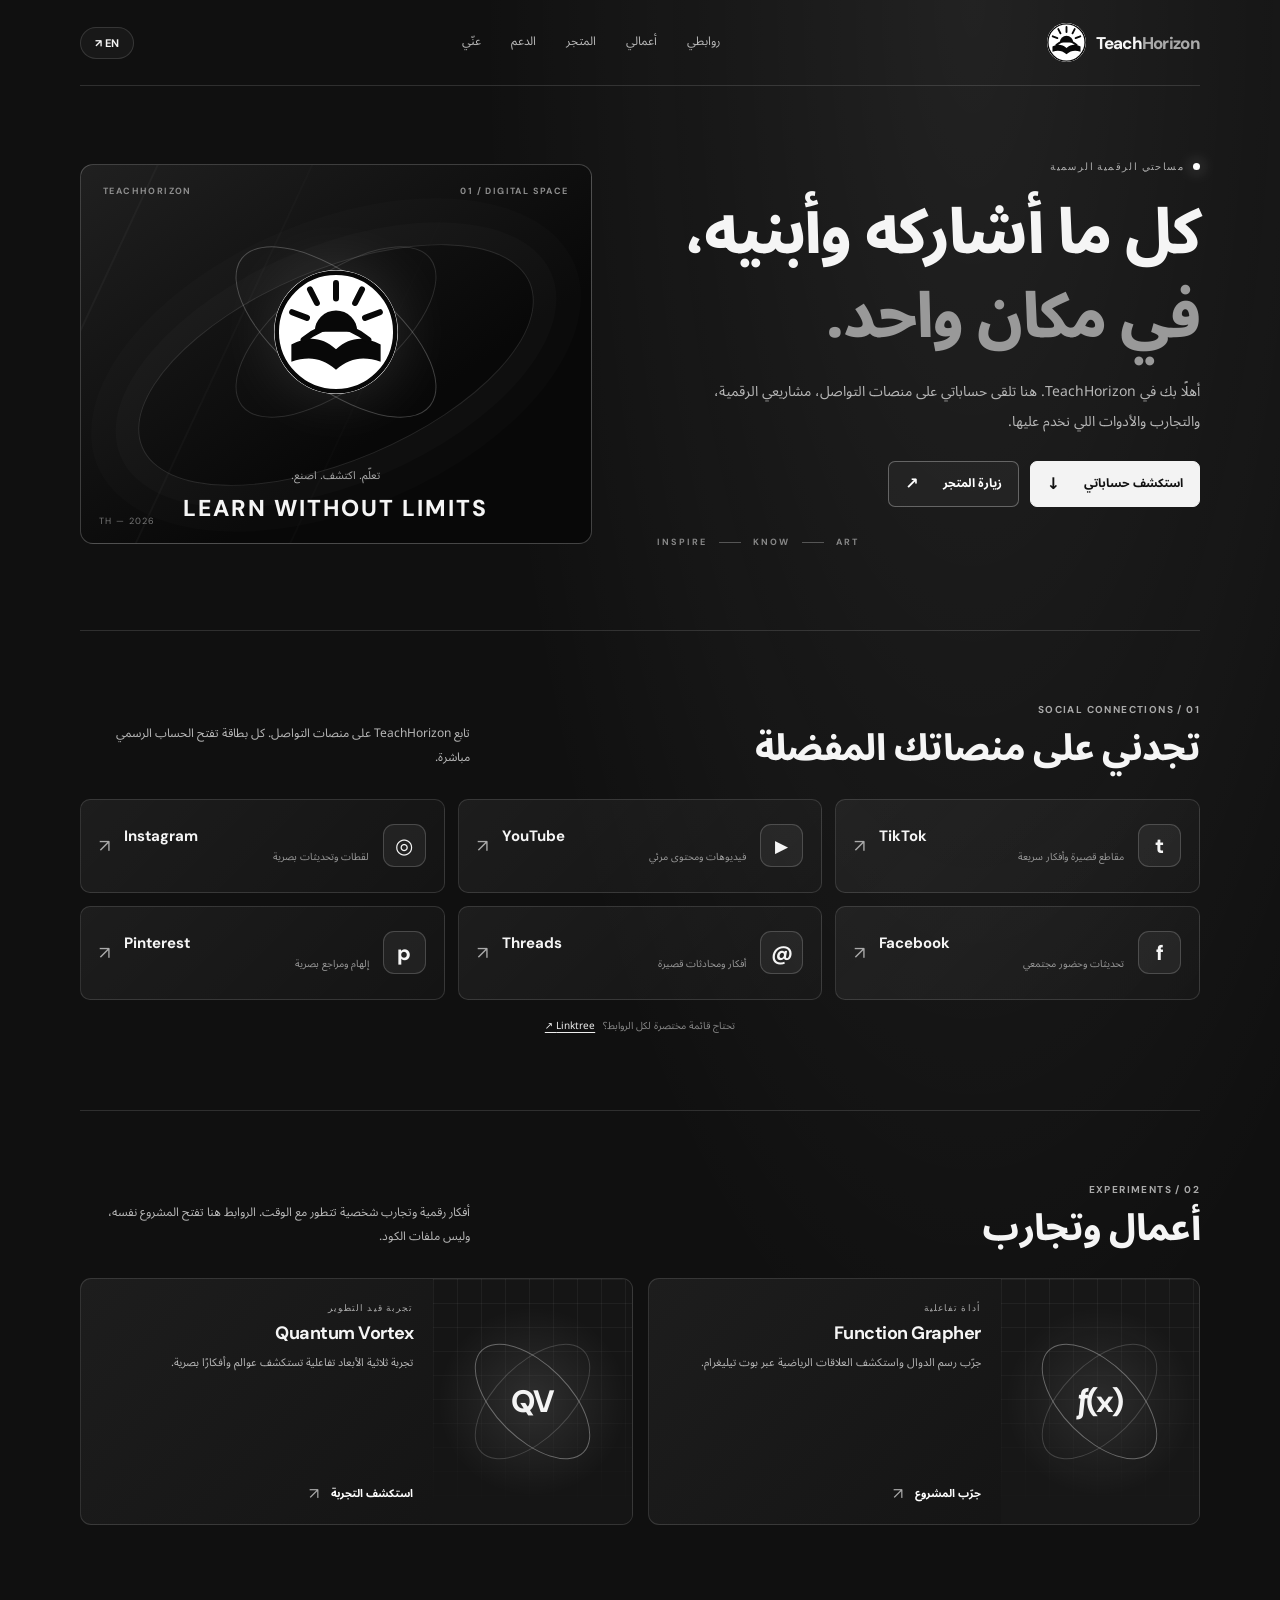
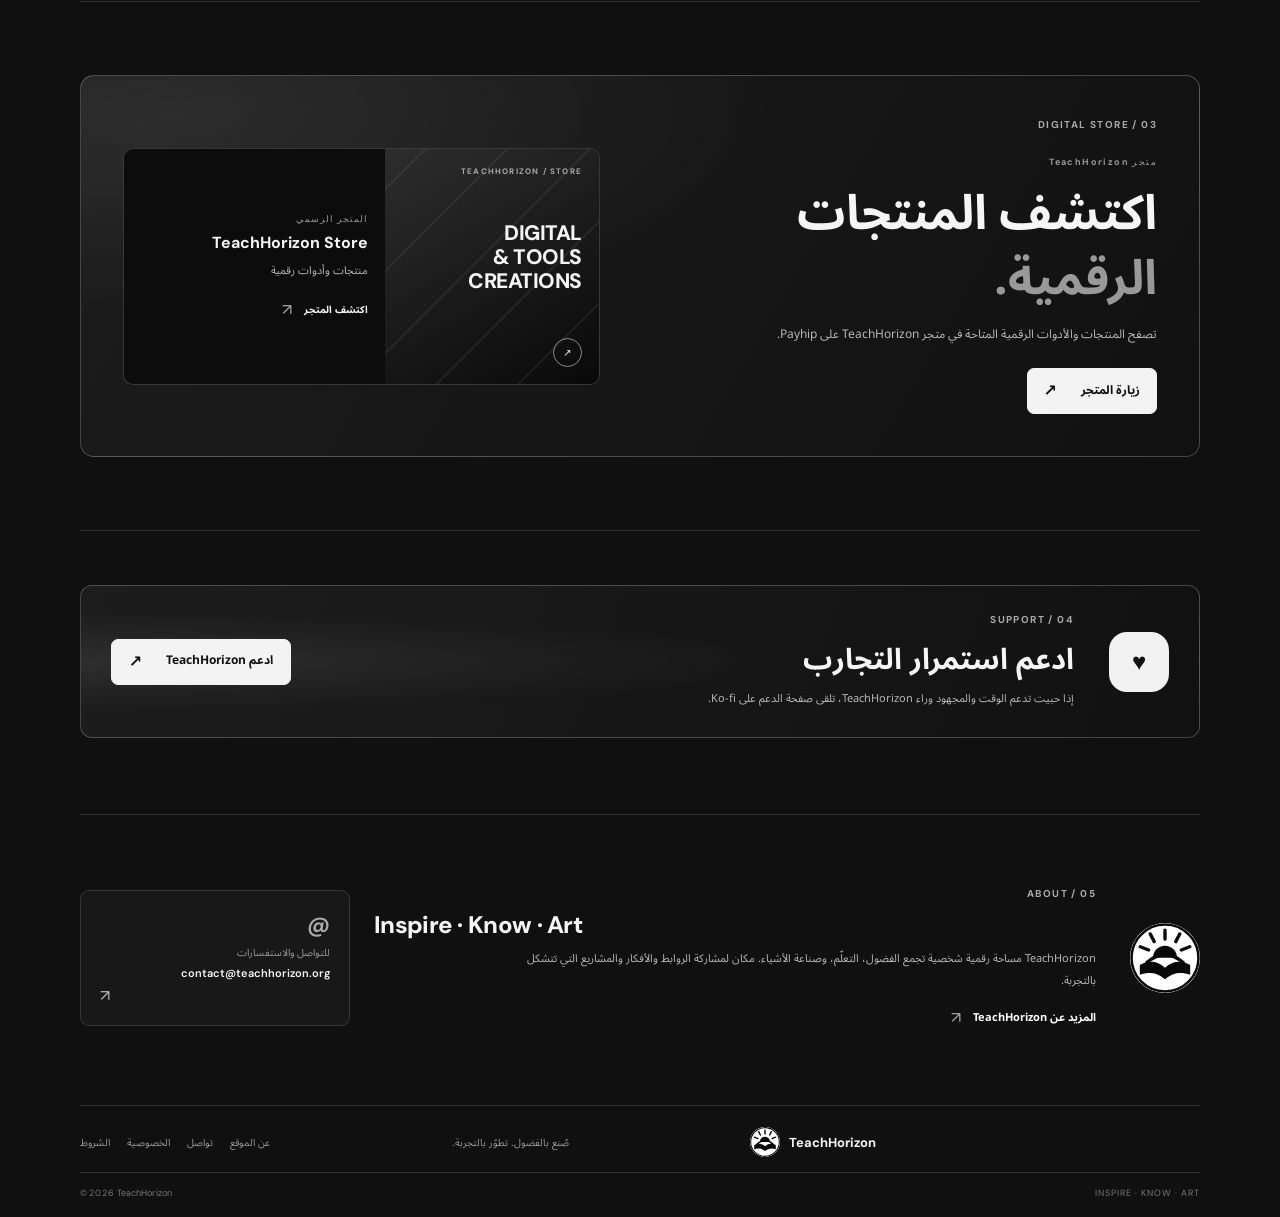
<file: index.html>
<!doctype html>
<html lang="ar" dir="rtl">
<head>
  <meta charset="utf-8">
  <meta name="viewport" content="width=device-width, initial-scale=1">
  <meta name="theme-color" content="#101010">
  <meta name="description" content="TeachHorizon — Inspire. Know. Art. Discover social links, digital projects and products.">
  <meta property="og:title" content="TeachHorizon — Inspire · Know · Art">
  <meta property="og:description" content="مساحة TeachHorizon الرقمية: الحسابات، المشاريع، والمنتجات.">
  <meta property="og:type" content="website">
  <meta property="og:url" content="https://teachhorizon.org/">
  <link rel="icon" href="/favicon.svg?v=20261030-4" type="image/svg+xml">
  <link rel="preconnect" href="https://fonts.googleapis.com">
  <link rel="preconnect" href="https://fonts.gstatic.com" crossorigin>
  <link href="https://fonts.googleapis.com/css2?family=DM+Sans:wght@400;500;600;700;800&family=Noto+Sans+Arabic:wght@400;500;600;700;800&display=swap" rel="stylesheet">
  <link rel="stylesheet" href="/styles.css?v=20261030-4">
  <title>TeachHorizon — Inspire · Know · Art</title>
</head>
<body>
  <header class="site-header shell">
    <a class="brand" href="#home" aria-label="TeachHorizon home">
      <img src="/brand-logo.svg?v=20261030-4" alt="" width="42" height="42">
      <span>Teach<span>Horizon</span></span>
    </a>
    <nav class="main-nav" aria-label="Main navigation">
      <a href="#links" data-ar="روابطي" data-en="My links">روابطي</a>
      <a href="#work" data-ar="أعمالي" data-en="My work">أعمالي</a>
      <a href="#shop" data-ar="المتجر" data-en="Store">المتجر</a>
      <a href="#support" data-ar="الدعم" data-en="Support">الدعم</a>
      <a href="#about" data-ar="عنّي" data-en="About">عنّي</a>
    </nav>
    <button class="lang-toggle" id="languageToggle" type="button" aria-label="Switch language">EN <span aria-hidden="true">↗</span></button>
  </header>

  <main id="home" class="shell">
    <section class="hero">
      <div class="hero-copy">
        <p class="eyebrow"><span class="eyebrow-dot"></span><span data-ar="مساحتي الرقمية الرسمية" data-en="MY DIGITAL HOME">مساحتي الرقمية الرسمية</span></p>
        <h1 data-ar="كل ما أشاركه وأبنيه،<br><em>في مكان واحد.</em>" data-en="Everything I share<br><em>in one place.</em>">كل ما أشاركه وأبنيه،<br><em>في مكان واحد.</em></h1>
        <p class="hero-description" data-ar="أهلًا بك في TeachHorizon. هنا تلقى حساباتي على منصات التواصل، مشاريعي الرقمية، والتجارب والأدوات اللي نخدم عليها." data-en="Welcome to TeachHorizon. Find my social profiles, digital projects, and the experiments and tools I’m building.">أهلًا بك في TeachHorizon. هنا تلقى حساباتي على منصات التواصل، مشاريعي الرقمية، والتجارب والأدوات اللي نخدم عليها.</p>
        <div class="hero-actions">
          <a class="button button-light" href="#links">
            <span data-ar="استكشف حساباتي" data-en="Explore my profiles">استكشف حساباتي</span><span class="button-arrow" aria-hidden="true">↓</span>
          </a>
          <a class="button button-outline" data-link="store" href="https://payhip.com/teachhorizon" target="_blank" rel="noopener noreferrer">
            <span data-ar="زيارة المتجر" data-en="Visit the store">زيارة المتجر</span><span class="button-arrow" aria-hidden="true">↗</span>
          </a>
        </div>
        <div class="hero-signature"><span>INSPIRE</span><i></i><span>KNOW</span><i></i><span>ART</span></div>
      </div>
      <div class="hero-visual" aria-label="TeachHorizon brand artwork">
        <div class="visual-frame">
          <div class="visual-topline"><span>TEACHHORIZON</span><span>01 / DIGITAL SPACE</span></div>
          <div class="visual-center">
            <div class="visual-orbit orbit-one"></div>
            <div class="visual-orbit orbit-two"></div>
            <img src="/brand-logo.svg?v=20261030-4" alt="TeachHorizon logo" width="132" height="132">
          </div>
          <div class="visual-caption">
            <span data-ar="تعلّم. اكتشف. اصنع." data-en="LEARN. EXPLORE. CREATE.">تعلّم. اكتشف. اصنع.</span>
            <strong>LEARN WITHOUT LIMITS</strong>
          </div>
          <span class="visual-index">TH — 2026</span>
        </div>
      </div>
    </section>

    <section class="section links-section" id="links">
      <div class="section-heading">
        <div>
          <p class="section-eyebrow">01 / SOCIAL CONNECTIONS</p>
          <h2 data-ar="تجدني على منصاتك المفضلة" data-en="Find me on your favourite platforms">تجدني على منصاتك المفضلة</h2>
        </div>
        <p data-ar="تابع TeachHorizon على منصات التواصل. كل بطاقة تفتح الحساب الرسمي مباشرة." data-en="Follow TeachHorizon across social platforms. Each card opens the direct profile.">تابع TeachHorizon على منصات التواصل. كل بطاقة تفتح الحساب الرسمي مباشرة.</p>
      </div>
      <div class="platform-grid">
        <a class="platform-card platform-tiktok" data-link="tiktok" href="https://www.tiktok.com/@teachhorizon" target="_blank" rel="noopener noreferrer">
          <span class="platform-icon">t</span><span class="platform-copy"><strong>TikTok</strong><small data-ar="مقاطع قصيرة وأفكار سريعة" data-en="Short videos and quick ideas">مقاطع قصيرة وأفكار سريعة</small></span><span class="platform-arrow">↗</span>
        </a>
        <a class="platform-card platform-youtube" data-link="youtube" href="https://www.youtube.com/@teachhorizon" target="_blank" rel="noopener noreferrer">
          <span class="platform-icon">▶</span><span class="platform-copy"><strong>YouTube</strong><small data-ar="فيديوهات ومحتوى مرئي" data-en="Videos and visual content">فيديوهات ومحتوى مرئي</small></span><span class="platform-arrow">↗</span>
        </a>
        <a class="platform-card platform-instagram" data-link="instagram" href="https://www.instagram.com/teachhorizon" target="_blank" rel="noopener noreferrer">
          <span class="platform-icon">◎</span><span class="platform-copy"><strong>Instagram</strong><small data-ar="لقطات وتحديثات بصرية" data-en="Visual posts and updates">لقطات وتحديثات بصرية</small></span><span class="platform-arrow">↗</span>
        </a>
        <a class="platform-card platform-facebook" data-link="facebook" href="https://www.facebook.com/TeachHorizon" target="_blank" rel="noopener noreferrer">
          <span class="platform-icon">f</span><span class="platform-copy"><strong>Facebook</strong><small data-ar="تحديثات وحضور مجتمعي" data-en="Updates and community">تحديثات وحضور مجتمعي</small></span><span class="platform-arrow">↗</span>
        </a>
        <a class="platform-card platform-threads" data-link="threads" href="https://www.threads.com/@teachhorizon" target="_blank" rel="noopener noreferrer">
          <span class="platform-icon">@</span><span class="platform-copy"><strong>Threads</strong><small data-ar="أفكار ومحادثات قصيرة" data-en="Ideas and short conversations">أفكار ومحادثات قصيرة</small></span><span class="platform-arrow">↗</span>
        </a>
        <a class="platform-card platform-pinterest" data-link="pinterest" href="https://www.pinterest.com/teachhorizon_official/" target="_blank" rel="noopener noreferrer">
          <span class="platform-icon">p</span><span class="platform-copy"><strong>Pinterest</strong><small data-ar="إلهام ومراجع بصرية" data-en="Inspiration and visual references">إلهام ومراجع بصرية</small></span><span class="platform-arrow">↗</span>
        </a>
      </div>
      <p class="directory-note"><span data-ar="تحتاج قائمة مختصرة لكل الروابط؟" data-en="Prefer a compact list of every link?">تحتاج قائمة مختصرة لكل الروابط؟</span> <a data-link="directory" href="https://linktr.ee/TeachHorizon" target="_blank" rel="noopener noreferrer">Linktree ↗</a></p>
    </section>

    <section class="section work-section" id="work">
      <div class="section-heading">
        <div>
          <p class="section-eyebrow">02 / EXPERIMENTS</p>
          <h2 data-ar="أعمال وتجارب" data-en="Projects & experiments">أعمال وتجارب</h2>
        </div>
        <p data-ar="أفكار رقمية وتجارب شخصية تتطور مع الوقت. الروابط هنا تفتح المشروع نفسه، وليس ملفات الكود." data-en="Digital ideas and personal experiments that evolve over time. Links open the project itself, not source-code files.">أفكار رقمية وتجارب شخصية تتطور مع الوقت. الروابط هنا تفتح المشروع نفسه، وليس ملفات الكود.</p>
      </div>
      <div class="work-grid">
        <article class="work-card">
          <div class="work-visual visual-graph" aria-hidden="true"><span>ƒ(x)</span><i></i><i></i></div>
          <div class="work-body">
            <span class="work-tag" data-ar="أداة تفاعلية" data-en="INTERACTIVE TOOL">أداة تفاعلية</span>
            <h3>Function Grapher</h3>
            <p data-ar="جرّب رسم الدوال واستكشف العلاقات الرياضية عبر بوت تيليغرام." data-en="Plot functions and explore mathematical relationships through the Telegram bot.">جرّب رسم الدوال واستكشف العلاقات الرياضية عبر بوت تيليغرام.</p>
            <a class="text-link" data-link="functionGrapher" href="https://t.me/function_grapher_bot" target="_blank" rel="noopener noreferrer"><span data-ar="جرّب المشروع" data-en="Try the project">جرّب المشروع</span><span aria-hidden="true">↗</span></a>
          </div>
        </article>
        <article class="work-card">
          <div class="work-visual visual-vortex" aria-hidden="true"><span>QV</span><i></i><i></i></div>
          <div class="work-body">
            <span class="work-tag" data-ar="تجربة قيد التطوير" data-en="IN DEVELOPMENT">تجربة قيد التطوير</span>
            <h3>Quantum Vortex</h3>
            <p data-ar="تجربة ثلاثية الأبعاد تفاعلية تستكشف عوالم وأفكارًا بصرية." data-en="An interactive 3D experience exploring visual worlds and ideas.">مشروع بصري وتجريبي ما زال قيد التطوير. سنضيف رابط العرض عندما يصبح متاحًا.</p>
            <a class="text-link" data-link="quantumVortex" href="https://gitpage.teachhorizon.online" target="_blank" rel="noopener noreferrer"><span data-ar="استكشف التجربة" data-en="Explore the experience">استكشف التجربة</span><span aria-hidden="true">↗</span></a>
          </div>
        </article>
      </div>
    </section>

    <section class="section shop-section" id="shop">
      <div class="shop-panel">
        <div class="shop-copy">
          <p class="section-eyebrow">03 / DIGITAL STORE</p>
          <span class="shop-kicker" data-ar="متجر TeachHorizon" data-en="TEACHHORIZON STORE">متجر TeachHorizon</span>
          <h2 data-ar="اكتشف المنتجات<br><em>الرقمية.</em>" data-en="Discover digital<br><em>products.</em>">اكتشف المنتجات<br><em>الرقمية.</em></h2>
          <p data-ar="تصفح المنتجات والأدوات الرقمية المتاحة في متجر TeachHorizon على Payhip." data-en="Browse available digital products and tools in the TeachHorizon Payhip store.">تصفح المنتجات والأدوات الرقمية المتاحة في متجر TeachHorizon على Payhip.</p>
          <div class="shop-actions">
            <a class="button button-light" data-link="store" href="https://payhip.com/teachhorizon" target="_blank" rel="noopener noreferrer"><span data-ar="زيارة المتجر" data-en="Visit the store">زيارة المتجر</span><span class="button-arrow" aria-hidden="true">↗</span></a>
          </div>
        </div>
        <a class="product-card payhip-card" data-link="store" href="https://payhip.com/teachhorizon" target="_blank" rel="noopener noreferrer">
          <div class="product-art"><span>TEACHHORIZON / STORE</span><strong>DIGITAL<br>TOOLS &<br>CREATIONS</strong><i>↗</i></div>
          <div class="product-info">
            <span class="product-category" data-ar="المتجر الرسمي" data-en="OFFICIAL STORE">المتجر الرسمي</span>
            <strong>TeachHorizon Store</strong>
            <span data-ar="منتجات وأدوات رقمية" data-en="Digital products and tools">منتجات وأدوات رقمية</span>
            <b><span data-ar="اكتشف المتجر" data-en="Explore the store">اكتشف المتجر</span><span aria-hidden="true">↗</span></b>
          </div>
        </a>
      </div>
    </section>

    <section class="section support-section" id="support">
      <div class="support-panel">
        <div class="support-symbol" aria-hidden="true">♥</div>
        <div class="support-copy">
          <p class="section-eyebrow">04 / SUPPORT</p>
          <h2 data-ar="ادعم استمرار التجارب" data-en="Support the experiments">ادعم استمرار التجارب</h2>
          <p data-ar="إذا حبيت تدعم الوقت والمجهود وراء TeachHorizon، تلقى صفحة الدعم على Ko-fi." data-en="If you would like to support the time and effort behind TeachHorizon, you can find the support page on Ko-fi.">إذا حبيت تدعم الوقت والمجهود وراء TeachHorizon، تلقى صفحة الدعم على Ko-fi.</p>
        </div>
        <a class="button button-light support-cta" data-link="kofi" href="https://ko-fi.com/teachhorizon" target="_blank" rel="noopener noreferrer"><span data-ar="ادعم TeachHorizon" data-en="Support TeachHorizon">ادعم TeachHorizon</span><span class="button-arrow" aria-hidden="true">↗</span></a>
      </div>
    </section>

    <section class="section about-section" id="about">
      <div class="about-mark"><img src="/brand-logo.svg?v=20261030-4" alt="" width="70" height="70"></div>
      <div class="about-copy">
        <p class="section-eyebrow">05 / ABOUT</p>
        <h2 data-ar="Inspire · Know · Art" data-en="Inspire · Know · Art">Inspire · Know · Art</h2>
        <p data-ar="TeachHorizon مساحة رقمية شخصية تجمع الفضول، التعلّم، وصناعة الأشياء. مكان لمشاركة الروابط والأفكار والمشاريع التي تتشكل بالتجربة." data-en="TeachHorizon is a personal digital space built around curiosity, learning, and making things. A place to share links, ideas, and projects shaped through experimentation.">TeachHorizon مساحة رقمية شخصية تجمع الفضول، التعلّم، وصناعة الأشياء. مكان لمشاركة الروابط والأفكار والمشاريع التي تتشكل بالتجربة.</p>
        <a class="text-link" href="/about.html"><span data-ar="المزيد عن TeachHorizon" data-en="More about TeachHorizon">المزيد عن TeachHorizon</span><span aria-hidden="true">↗</span></a>
      </div>
      <a class="contact-tile" data-link="contact" href="mailto:contact@teachhorizon.org">
        <span class="contact-symbol" aria-hidden="true">@</span>
        <span data-ar="للتواصل والاستفسارات" data-en="Contact & enquiries">للتواصل والاستفسارات</span>
        <strong>contact@teachhorizon.org</strong>
        <span aria-hidden="true">↗</span>
      </a>
    </section>

    <footer class="site-footer">
      <a class="footer-brand" href="#home"><img src="/brand-logo.svg?v=20261030-4" alt="" width="30" height="30"><strong>TeachHorizon</strong></a>
      <p data-ar="صُنع بالفضول. تطوّر بالتجربة." data-en="Made with curiosity. Shaped by experimentation.">صُنع بالفضول. تطوّر بالتجربة.</p>
      <nav aria-label="Legal links">
        <a href="/about.html" data-ar="عن الموقع" data-en="About">عن الموقع</a>
        <a href="/contact.html" data-ar="تواصل" data-en="Contact">تواصل</a>
        <a href="/privacy.html" data-ar="الخصوصية" data-en="Privacy">الخصوصية</a>
        <a href="/terms.html" data-ar="الشروط" data-en="Terms">الشروط</a>
      </nav>
      <div class="footer-bottom"><span>© <span id="year"></span> TeachHorizon</span><span>INSPIRE · KNOW · ART</span></div>
    </footer>
  </main>
  <script src="/links.js?v=20261030-4"></script>
  <script src="/main.js?v=20261030-4"></script>
</body>
</html>
</file>
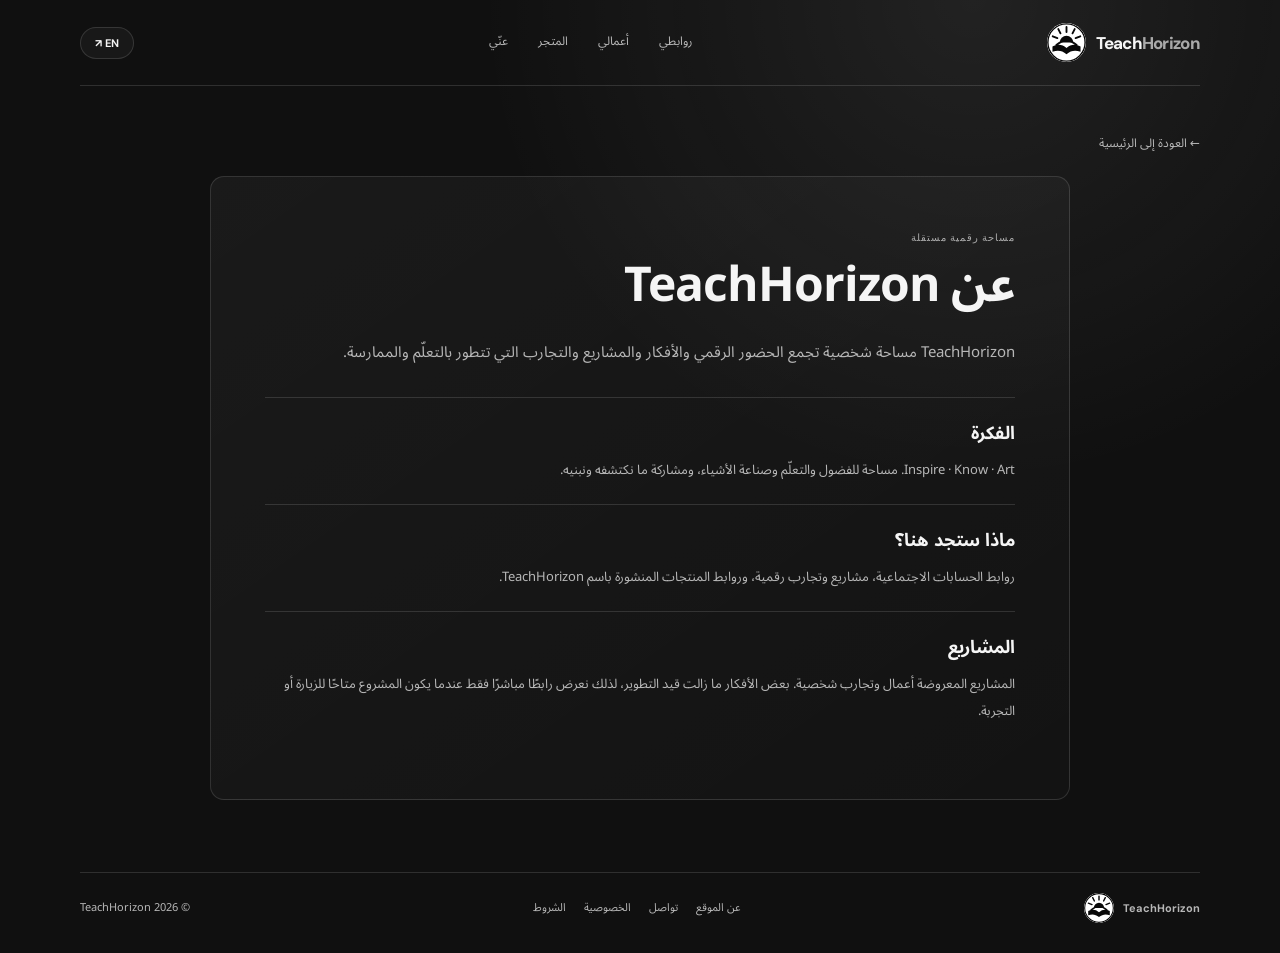
<file: about.html>
<!doctype html>
<html lang="ar" dir="rtl">
<head>
  <meta charset="utf-8">
  <meta name="viewport" content="width=device-width, initial-scale=1">
  <meta name="theme-color" content="#101010">
  <meta name="description" content="About TeachHorizon — TeachHorizon">
  <link rel="icon" href="/favicon.svg?v=20261030-4" type="image/svg+xml">
  <link rel="preconnect" href="https://fonts.googleapis.com">
  <link rel="preconnect" href="https://fonts.gstatic.com" crossorigin>
  <link href="https://fonts.googleapis.com/css2?family=DM+Sans:wght@400;500;600;700;800&family=Noto+Sans+Arabic:wght@400;500;600;700;800&display=swap" rel="stylesheet">
  <link rel="stylesheet" href="/styles.css?v=20261030-4">
  <title>عن TeachHorizon | TeachHorizon</title>
</head>
<body>
<header class="site-header shell">
  <a class="brand" href="/" aria-label="TeachHorizon home"><img src="/brand-logo.svg?v=20261030-4" alt="" width="42" height="42"><span>Teach<span>Horizon</span></span></a>
  <nav class="main-nav" aria-label="Main navigation">
    <a href="/#links" data-ar="روابطي" data-en="My links">روابطي</a>
    <a href="/#work" data-ar="أعمالي" data-en="My work">أعمالي</a>
    <a href="/#shop" data-ar="المتجر" data-en="Store">المتجر</a>
    <a href="/#about" data-ar="عنّي" data-en="About">عنّي</a>
  </nav>
  <button class="lang-toggle" id="pageLanguageToggle" type="button" aria-label="Switch language">EN ↗</button>
</header>
<main class="page-main shell">
  <a class="page-home" href="/" data-ar="← العودة إلى الرئيسية" data-en="← Back to home">← العودة إلى الرئيسية</a>
  <article class="page-card">
    <p class="page-kicker" data-ar="مساحة رقمية مستقلة" data-en="AN INDEPENDENT DIGITAL SPACE">مساحة رقمية مستقلة</p>
    <h1 data-ar="عن TeachHorizon" data-en="About TeachHorizon">عن TeachHorizon</h1>
    <p class="page-lead" data-ar="TeachHorizon مساحة شخصية تجمع الحضور الرقمي والأفكار والمشاريع والتجارب التي تتطور بالتعلّم والممارسة." data-en="TeachHorizon is a personal space bringing together digital presence, ideas, projects, and experiments shaped by learning and practice.">TeachHorizon مساحة شخصية تجمع الحضور الرقمي والأفكار والمشاريع والتجارب التي تتطور بالتعلّم والممارسة.</p>
    <section class="page-block"><h2 data-ar="الفكرة" data-en="The idea">الفكرة</h2><p data-ar="Inspire · Know · Art. مساحة للفضول والتعلّم وصناعة الأشياء، ومشاركة ما نكتشفه ونبنيه." data-en="Inspire · Know · Art. A space for curiosity, learning, making things, and sharing what we discover and build.">Inspire · Know · Art. مساحة للفضول والتعلّم وصناعة الأشياء، ومشاركة ما نكتشفه ونبنيه.</p></section>
<section class="page-block"><h2 data-ar="ماذا ستجد هنا؟" data-en="What you will find">ماذا ستجد هنا؟</h2><p data-ar="روابط الحسابات الاجتماعية، مشاريع وتجارب رقمية، وروابط المنتجات المنشورة باسم TeachHorizon." data-en="Social profiles, digital projects and experiments, and product links published under TeachHorizon.">روابط الحسابات الاجتماعية، مشاريع وتجارب رقمية، وروابط المنتجات المنشورة باسم TeachHorizon.</p></section>
<section class="page-block"><h2 data-ar="المشاريع" data-en="Projects">المشاريع</h2><p data-ar="المشاريع المعروضة أعمال وتجارب شخصية. بعض الأفكار ما زالت قيد التطوير، لذلك نعرض رابطًا مباشرًا فقط عندما يكون المشروع متاحًا للزيارة أو التجربة." data-en="The projects shown are personal work and experiments. Some ideas are still in development, so a direct link is shown only when a project is available to visit or try.">المشاريع المعروضة أعمال وتجارب شخصية. بعض الأفكار ما زالت قيد التطوير، لذلك نعرض رابطًا مباشرًا فقط عندما يكون المشروع متاحًا للزيارة أو التجربة.</p></section>
  </article>
</main>
<footer class="page-footer shell">
  <a class="footer-brand" href="/"><img src="/brand-logo.svg?v=20261030-4" alt="" width="30" height="30"><strong>TeachHorizon</strong></a>
  <nav>
    <a href="/about.html" data-ar="عن الموقع" data-en="About">عن الموقع</a>
    <a href="/contact.html" data-ar="تواصل" data-en="Contact">تواصل</a>
    <a href="/privacy.html" data-ar="الخصوصية" data-en="Privacy">الخصوصية</a>
    <a href="/terms.html" data-ar="الشروط" data-en="Terms">الشروط</a>
  </nav>
  <span>© 2026 TeachHorizon</span>
</footer>
<script src="/legal.js?v=20261030-4"></script>
</body>
</html>
</file>
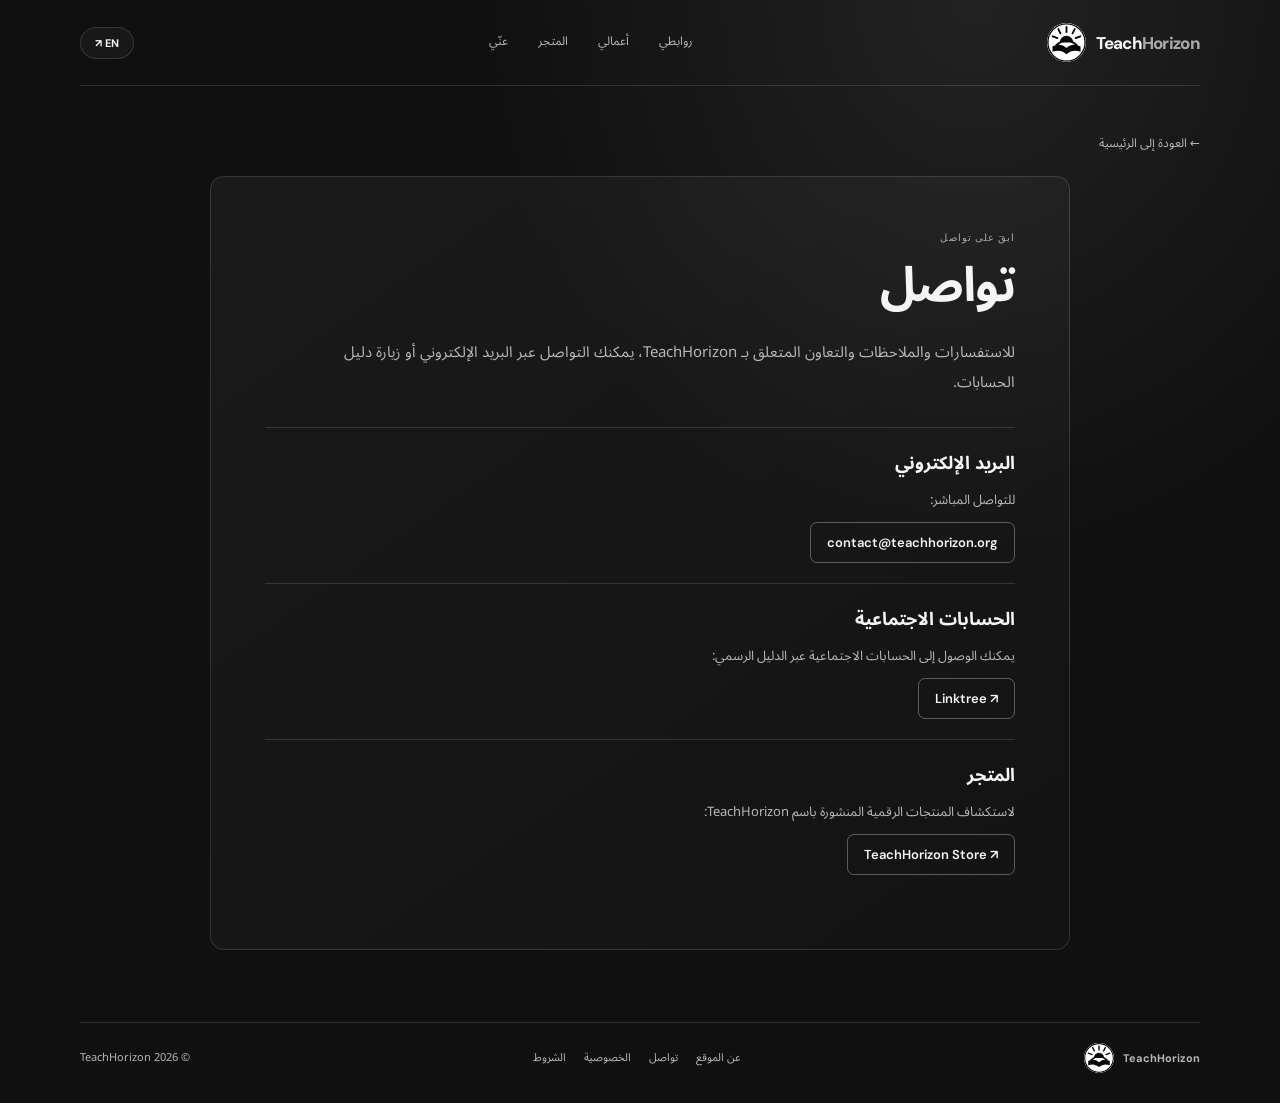
<file: contact.html>
<!doctype html>
<html lang="ar" dir="rtl">
<head>
  <meta charset="utf-8">
  <meta name="viewport" content="width=device-width, initial-scale=1">
  <meta name="theme-color" content="#101010">
  <meta name="description" content="Contact — TeachHorizon">
  <link rel="icon" href="/favicon.svg?v=20261030-4" type="image/svg+xml">
  <link rel="preconnect" href="https://fonts.googleapis.com">
  <link rel="preconnect" href="https://fonts.gstatic.com" crossorigin>
  <link href="https://fonts.googleapis.com/css2?family=DM+Sans:wght@400;500;600;700;800&family=Noto+Sans+Arabic:wght@400;500;600;700;800&display=swap" rel="stylesheet">
  <link rel="stylesheet" href="/styles.css?v=20261030-4">
  <title>تواصل | TeachHorizon</title>
</head>
<body>
<header class="site-header shell">
  <a class="brand" href="/" aria-label="TeachHorizon home"><img src="/brand-logo.svg?v=20261030-4" alt="" width="42" height="42"><span>Teach<span>Horizon</span></span></a>
  <nav class="main-nav" aria-label="Main navigation">
    <a href="/#links" data-ar="روابطي" data-en="My links">روابطي</a>
    <a href="/#work" data-ar="أعمالي" data-en="My work">أعمالي</a>
    <a href="/#shop" data-ar="المتجر" data-en="Store">المتجر</a>
    <a href="/#about" data-ar="عنّي" data-en="About">عنّي</a>
  </nav>
  <button class="lang-toggle" id="pageLanguageToggle" type="button" aria-label="Switch language">EN ↗</button>
</header>
<main class="page-main shell">
  <a class="page-home" href="/" data-ar="← العودة إلى الرئيسية" data-en="← Back to home">← العودة إلى الرئيسية</a>
  <article class="page-card">
    <p class="page-kicker" data-ar="ابقَ على تواصل" data-en="GET IN TOUCH">ابقَ على تواصل</p>
    <h1 data-ar="تواصل" data-en="Contact">تواصل</h1>
    <p class="page-lead" data-ar="للاستفسارات والملاحظات والتعاون المتعلق بـ TeachHorizon، يمكنك التواصل عبر البريد الإلكتروني أو زيارة دليل الحسابات." data-en="For questions, feedback, or collaboration related to TeachHorizon, contact us by email or visit the social directory.">للاستفسارات والملاحظات والتعاون المتعلق بـ TeachHorizon، يمكنك التواصل عبر البريد الإلكتروني أو زيارة دليل الحسابات.</p>
    <section class="page-block"><h2 data-ar="البريد الإلكتروني" data-en="Email">البريد الإلكتروني</h2><p data-ar="للتواصل المباشر:" data-en="For direct enquiries:">للتواصل المباشر:</p><p><a class="page-email" href="mailto:contact@teachhorizon.org">contact@teachhorizon.org</a></p></section>
<section class="page-block"><h2 data-ar="الحسابات الاجتماعية" data-en="Social profiles">الحسابات الاجتماعية</h2><p data-ar="يمكنك الوصول إلى الحسابات الاجتماعية عبر الدليل الرسمي:" data-en="You can find the social profiles through the official directory:">يمكنك الوصول إلى الحسابات الاجتماعية عبر الدليل الرسمي:</p><p><a class="page-email" href="https://linktr.ee/TeachHorizon" target="_blank" rel="noopener noreferrer">Linktree ↗</a></p></section>
<section class="page-block"><h2 data-ar="المتجر" data-en="Store">المتجر</h2><p data-ar="لاستكشاف المنتجات الرقمية المنشورة باسم TeachHorizon:" data-en="Explore digital products published under TeachHorizon:">لاستكشاف المنتجات الرقمية المنشورة باسم TeachHorizon:</p><p><a class="page-email" href="https://teachhorizon.itch.io/" target="_blank" rel="noopener noreferrer">TeachHorizon Store ↗</a></p></section>
  </article>
</main>
<footer class="page-footer shell">
  <a class="footer-brand" href="/"><img src="/brand-logo.svg?v=20261030-4" alt="" width="30" height="30"><strong>TeachHorizon</strong></a>
  <nav>
    <a href="/about.html" data-ar="عن الموقع" data-en="About">عن الموقع</a>
    <a href="/contact.html" data-ar="تواصل" data-en="Contact">تواصل</a>
    <a href="/privacy.html" data-ar="الخصوصية" data-en="Privacy">الخصوصية</a>
    <a href="/terms.html" data-ar="الشروط" data-en="Terms">الشروط</a>
  </nav>
  <span>© 2026 TeachHorizon</span>
</footer>
<script src="/legal.js?v=20261030-4"></script>
</body>
</html>
</file>
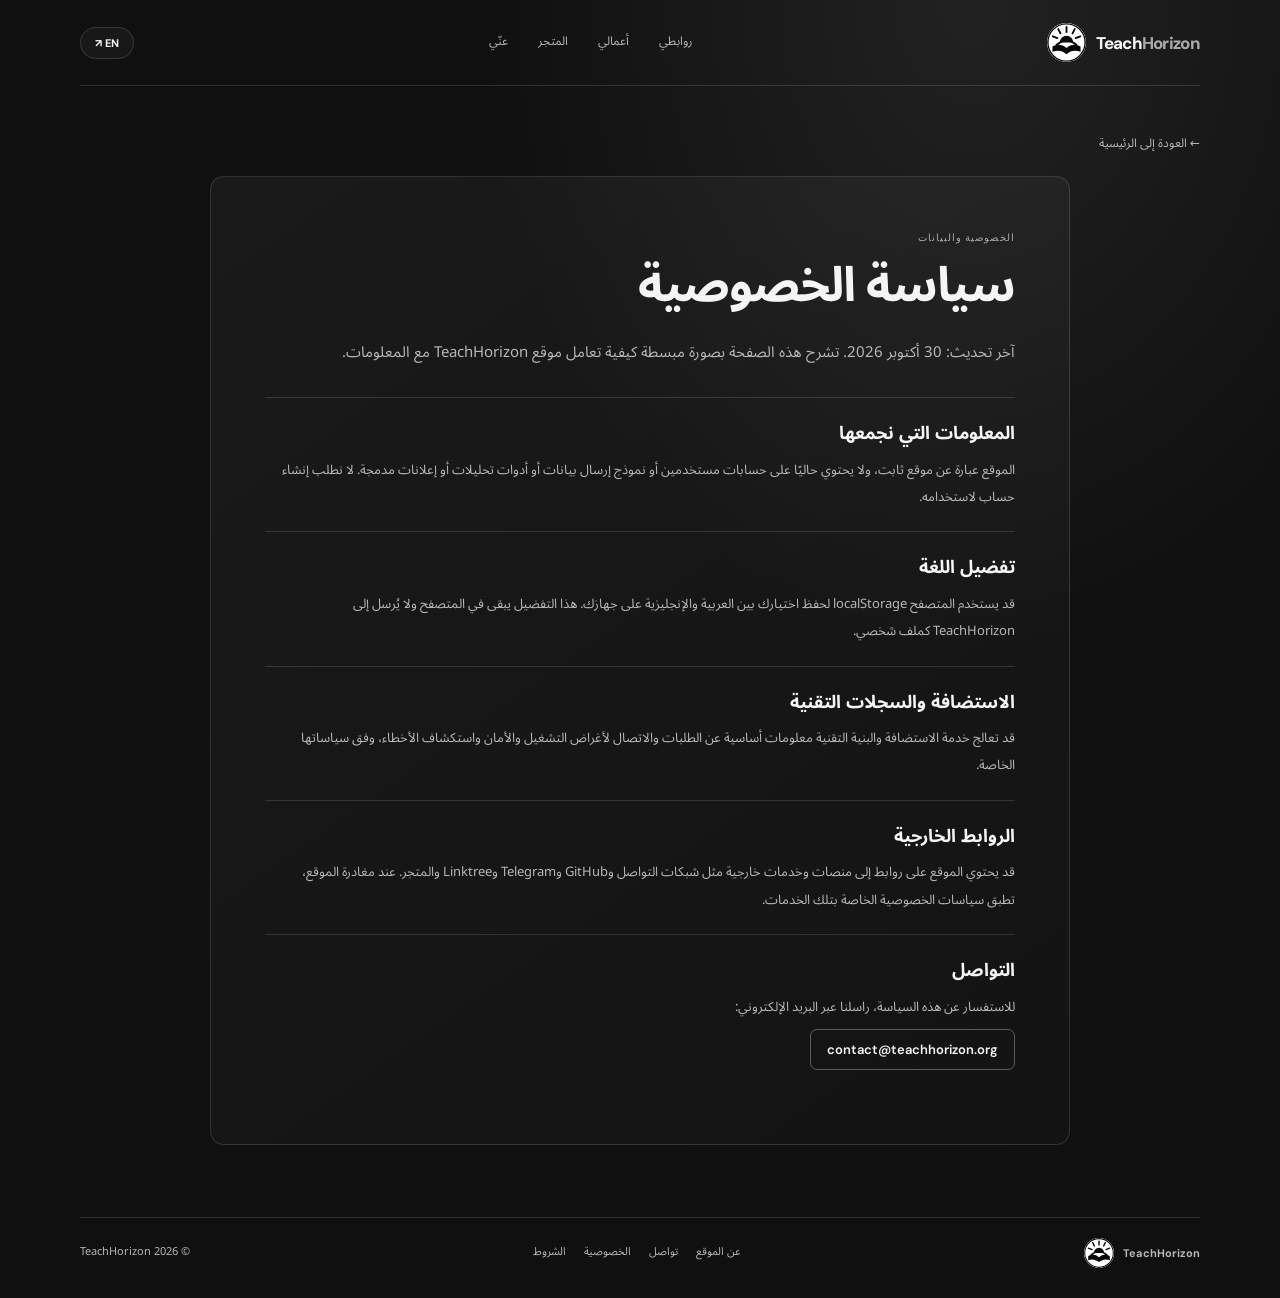
<file: privacy.html>
<!doctype html>
<html lang="ar" dir="rtl">
<head>
  <meta charset="utf-8">
  <meta name="viewport" content="width=device-width, initial-scale=1">
  <meta name="theme-color" content="#101010">
  <meta name="description" content="Privacy Policy — TeachHorizon">
  <link rel="icon" href="/favicon.svg?v=20261030-4" type="image/svg+xml">
  <link rel="preconnect" href="https://fonts.googleapis.com">
  <link rel="preconnect" href="https://fonts.gstatic.com" crossorigin>
  <link href="https://fonts.googleapis.com/css2?family=DM+Sans:wght@400;500;600;700;800&family=Noto+Sans+Arabic:wght@400;500;600;700;800&display=swap" rel="stylesheet">
  <link rel="stylesheet" href="/styles.css?v=20261030-4">
  <title>سياسة الخصوصية | TeachHorizon</title>
</head>
<body>
<header class="site-header shell">
  <a class="brand" href="/" aria-label="TeachHorizon home"><img src="/brand-logo.svg?v=20261030-4" alt="" width="42" height="42"><span>Teach<span>Horizon</span></span></a>
  <nav class="main-nav" aria-label="Main navigation">
    <a href="/#links" data-ar="روابطي" data-en="My links">روابطي</a>
    <a href="/#work" data-ar="أعمالي" data-en="My work">أعمالي</a>
    <a href="/#shop" data-ar="المتجر" data-en="Store">المتجر</a>
    <a href="/#about" data-ar="عنّي" data-en="About">عنّي</a>
  </nav>
  <button class="lang-toggle" id="pageLanguageToggle" type="button" aria-label="Switch language">EN ↗</button>
</header>
<main class="page-main shell">
  <a class="page-home" href="/" data-ar="← العودة إلى الرئيسية" data-en="← Back to home">← العودة إلى الرئيسية</a>
  <article class="page-card">
    <p class="page-kicker" data-ar="الخصوصية والبيانات" data-en="PRIVACY & DATA">الخصوصية والبيانات</p>
    <h1 data-ar="سياسة الخصوصية" data-en="Privacy Policy">سياسة الخصوصية</h1>
    <p class="page-lead" data-ar="آخر تحديث: 30 أكتوبر 2026. تشرح هذه الصفحة بصورة مبسطة كيفية تعامل موقع TeachHorizon مع المعلومات." data-en="Last updated: 30 October 2026. This page explains in plain language how the TeachHorizon website handles information.">آخر تحديث: 30 أكتوبر 2026. تشرح هذه الصفحة بصورة مبسطة كيفية تعامل موقع TeachHorizon مع المعلومات.</p>
    <section class="page-block"><h2 data-ar="المعلومات التي نجمعها" data-en="Information we collect">المعلومات التي نجمعها</h2><p data-ar="الموقع عبارة عن موقع ثابت، ولا يحتوي حاليًا على حسابات مستخدمين أو نموذج إرسال بيانات أو أدوات تحليلات أو إعلانات مدمجة. لا نطلب إنشاء حساب لاستخدامه." data-en="This is a static website. It currently has no user accounts, data-submission form, embedded analytics, or advertising tools. You do not need an account to use it.">الموقع عبارة عن موقع ثابت، ولا يحتوي حاليًا على حسابات مستخدمين أو نموذج إرسال بيانات أو أدوات تحليلات أو إعلانات مدمجة. لا نطلب إنشاء حساب لاستخدامه.</p></section>
<section class="page-block"><h2 data-ar="تفضيل اللغة" data-en="Language preference">تفضيل اللغة</h2><p data-ar="قد يستخدم المتصفح localStorage لحفظ اختيارك بين العربية والإنجليزية على جهازك. هذا التفضيل يبقى في المتصفح ولا يُرسل إلى TeachHorizon كملف شخصي." data-en="Your browser may use localStorage to remember your Arabic or English language choice on your device. This preference stays in the browser and is not sent to TeachHorizon as a user profile.">قد يستخدم المتصفح localStorage لحفظ اختيارك بين العربية والإنجليزية على جهازك. هذا التفضيل يبقى في المتصفح ولا يُرسل إلى TeachHorizon كملف شخصي.</p></section>
<section class="page-block"><h2 data-ar="الاستضافة والسجلات التقنية" data-en="Hosting and technical logs">الاستضافة والسجلات التقنية</h2><p data-ar="قد تعالج خدمة الاستضافة والبنية التقنية معلومات أساسية عن الطلبات والاتصال لأغراض التشغيل والأمان واستكشاف الأخطاء، وفق سياساتها الخاصة." data-en="The hosting provider and technical infrastructure may process basic request and connection information for operation, security, and troubleshooting under their own policies.">قد تعالج خدمة الاستضافة والبنية التقنية معلومات أساسية عن الطلبات والاتصال لأغراض التشغيل والأمان واستكشاف الأخطاء، وفق سياساتها الخاصة.</p></section>
<section class="page-block"><h2 data-ar="الروابط الخارجية" data-en="External links">الروابط الخارجية</h2><p data-ar="قد يحتوي الموقع على روابط إلى منصات وخدمات خارجية مثل شبكات التواصل وGitHub وTelegram وLinktree والمتجر. عند مغادرة الموقع، تطبق سياسات الخصوصية الخاصة بتلك الخدمات." data-en="The website may link to external platforms such as social networks, GitHub, Telegram, Linktree, and the store. Once you leave this website, those services' own privacy policies apply.">قد يحتوي الموقع على روابط إلى منصات وخدمات خارجية مثل شبكات التواصل وGitHub وTelegram وLinktree والمتجر. عند مغادرة الموقع، تطبق سياسات الخصوصية الخاصة بتلك الخدمات.</p></section>
<section class="page-block"><h2 data-ar="التواصل" data-en="Contact">التواصل</h2><p data-ar="للاستفسار عن هذه السياسة، راسلنا عبر البريد الإلكتروني:" data-en="For questions about this policy, contact us by email:">للاستفسار عن هذه السياسة، راسلنا عبر البريد الإلكتروني:</p><p><a class="page-email" href="mailto:contact@teachhorizon.org">contact@teachhorizon.org</a></p></section>
  </article>
</main>
<footer class="page-footer shell">
  <a class="footer-brand" href="/"><img src="/brand-logo.svg?v=20261030-4" alt="" width="30" height="30"><strong>TeachHorizon</strong></a>
  <nav>
    <a href="/about.html" data-ar="عن الموقع" data-en="About">عن الموقع</a>
    <a href="/contact.html" data-ar="تواصل" data-en="Contact">تواصل</a>
    <a href="/privacy.html" data-ar="الخصوصية" data-en="Privacy">الخصوصية</a>
    <a href="/terms.html" data-ar="الشروط" data-en="Terms">الشروط</a>
  </nav>
  <span>© 2026 TeachHorizon</span>
</footer>
<script src="/legal.js?v=20261030-4"></script>
</body>
</html>
</file>
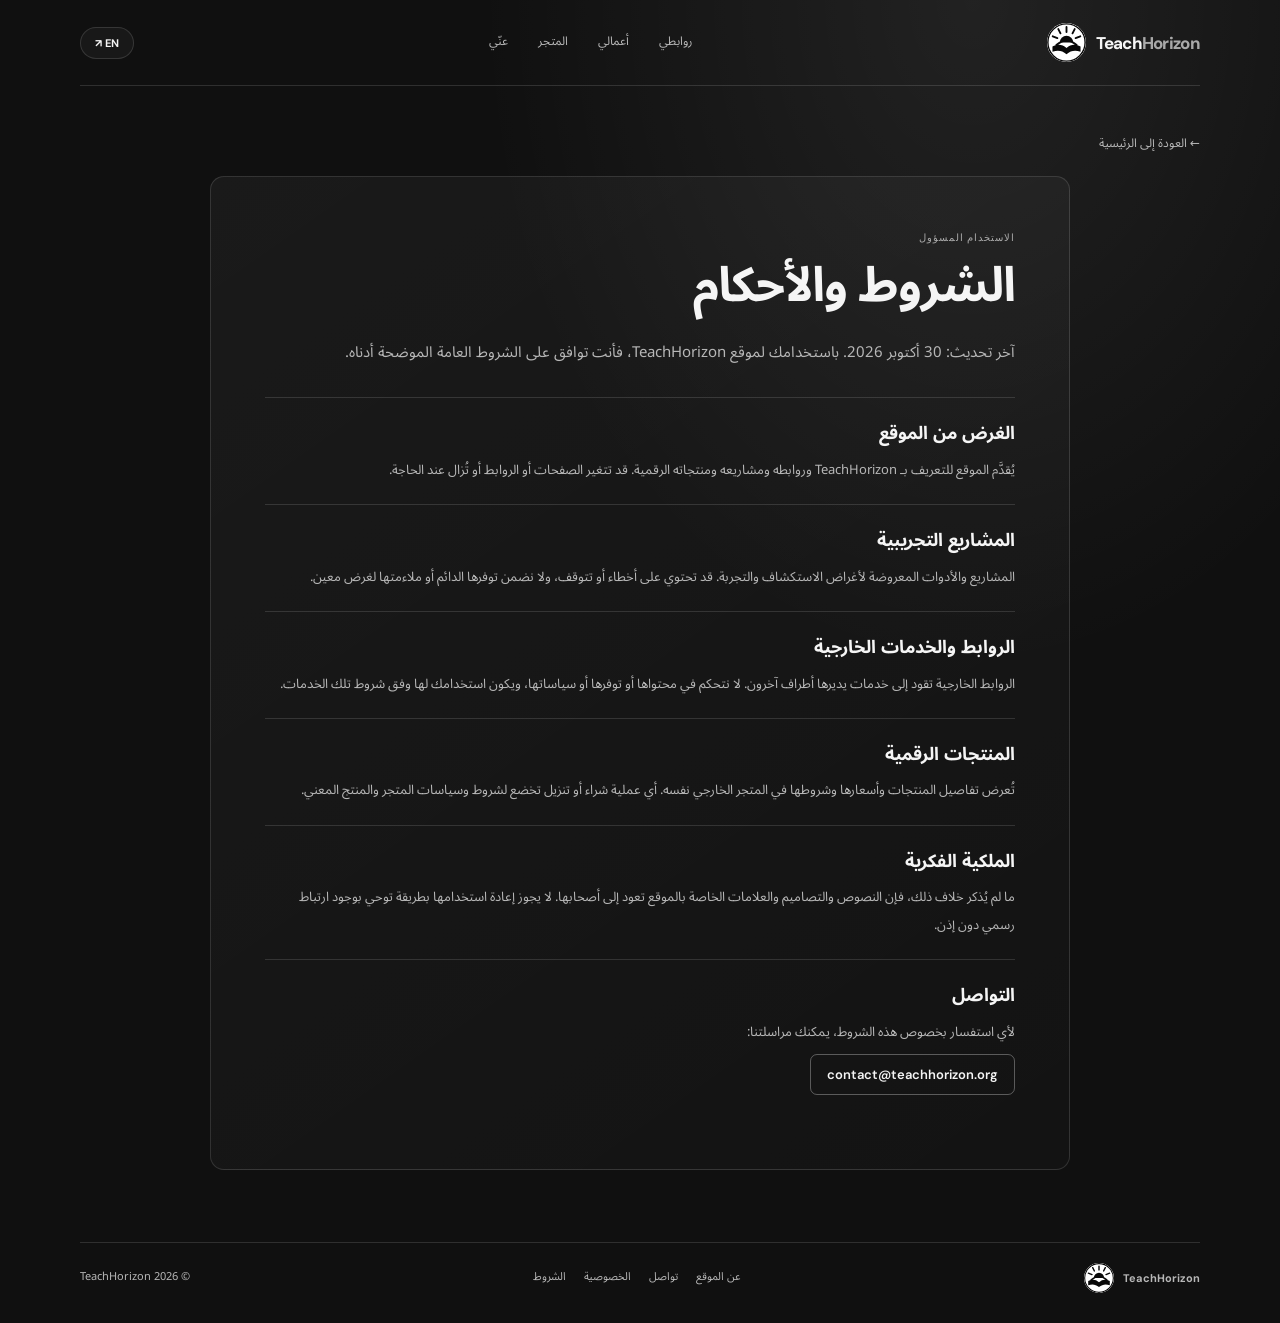
<file: terms.html>
<!doctype html>
<html lang="ar" dir="rtl">
<head>
  <meta charset="utf-8">
  <meta name="viewport" content="width=device-width, initial-scale=1">
  <meta name="theme-color" content="#101010">
  <meta name="description" content="Terms of Use — TeachHorizon">
  <link rel="icon" href="/favicon.svg?v=20261030-4" type="image/svg+xml">
  <link rel="preconnect" href="https://fonts.googleapis.com">
  <link rel="preconnect" href="https://fonts.gstatic.com" crossorigin>
  <link href="https://fonts.googleapis.com/css2?family=DM+Sans:wght@400;500;600;700;800&family=Noto+Sans+Arabic:wght@400;500;600;700;800&display=swap" rel="stylesheet">
  <link rel="stylesheet" href="/styles.css?v=20261030-4">
  <title>الشروط والأحكام | TeachHorizon</title>
</head>
<body>
<header class="site-header shell">
  <a class="brand" href="/" aria-label="TeachHorizon home"><img src="/brand-logo.svg?v=20261030-4" alt="" width="42" height="42"><span>Teach<span>Horizon</span></span></a>
  <nav class="main-nav" aria-label="Main navigation">
    <a href="/#links" data-ar="روابطي" data-en="My links">روابطي</a>
    <a href="/#work" data-ar="أعمالي" data-en="My work">أعمالي</a>
    <a href="/#shop" data-ar="المتجر" data-en="Store">المتجر</a>
    <a href="/#about" data-ar="عنّي" data-en="About">عنّي</a>
  </nav>
  <button class="lang-toggle" id="pageLanguageToggle" type="button" aria-label="Switch language">EN ↗</button>
</header>
<main class="page-main shell">
  <a class="page-home" href="/" data-ar="← العودة إلى الرئيسية" data-en="← Back to home">← العودة إلى الرئيسية</a>
  <article class="page-card">
    <p class="page-kicker" data-ar="الاستخدام المسؤول" data-en="TERMS OF USE">الاستخدام المسؤول</p>
    <h1 data-ar="الشروط والأحكام" data-en="Terms of Use">الشروط والأحكام</h1>
    <p class="page-lead" data-ar="آخر تحديث: 30 أكتوبر 2026. باستخدامك لموقع TeachHorizon، فأنت توافق على الشروط العامة الموضحة أدناه." data-en="Last updated: 30 October 2026. By using the TeachHorizon website, you agree to the general terms below.">آخر تحديث: 30 أكتوبر 2026. باستخدامك لموقع TeachHorizon، فأنت توافق على الشروط العامة الموضحة أدناه.</p>
    <section class="page-block"><h2 data-ar="الغرض من الموقع" data-en="Purpose of the website">الغرض من الموقع</h2><p data-ar="يُقدَّم الموقع للتعريف بـ TeachHorizon وروابطه ومشاريعه ومنتجاته الرقمية. قد تتغير الصفحات أو الروابط أو تُزال عند الحاجة." data-en="The website introduces TeachHorizon, its links, projects, and digital products. Pages or links may change or be removed when needed.">يُقدَّم الموقع للتعريف بـ TeachHorizon وروابطه ومشاريعه ومنتجاته الرقمية. قد تتغير الصفحات أو الروابط أو تُزال عند الحاجة.</p></section>
<section class="page-block"><h2 data-ar="المشاريع التجريبية" data-en="Experimental projects">المشاريع التجريبية</h2><p data-ar="المشاريع والأدوات المعروضة لأغراض الاستكشاف والتجربة. قد تحتوي على أخطاء أو تتوقف، ولا نضمن توفرها الدائم أو ملاءمتها لغرض معين." data-en="Projects and tools are presented for exploration and experimentation. They may contain errors or become unavailable, and no guarantee is made that they will always be available or fit a particular purpose.">المشاريع والأدوات المعروضة لأغراض الاستكشاف والتجربة. قد تحتوي على أخطاء أو تتوقف، ولا نضمن توفرها الدائم أو ملاءمتها لغرض معين.</p></section>
<section class="page-block"><h2 data-ar="الروابط والخدمات الخارجية" data-en="External links and services">الروابط والخدمات الخارجية</h2><p data-ar="الروابط الخارجية تقود إلى خدمات يديرها أطراف آخرون. لا نتحكم في محتواها أو توفرها أو سياساتها، ويكون استخدامك لها وفق شروط تلك الخدمات." data-en="External links lead to services operated by third parties. We do not control their content, availability, or policies; your use of them is subject to their terms.">الروابط الخارجية تقود إلى خدمات يديرها أطراف آخرون. لا نتحكم في محتواها أو توفرها أو سياساتها، ويكون استخدامك لها وفق شروط تلك الخدمات.</p></section>
<section class="page-block"><h2 data-ar="المنتجات الرقمية" data-en="Digital products">المنتجات الرقمية</h2><p data-ar="تُعرض تفاصيل المنتجات وأسعارها وشروطها في المتجر الخارجي نفسه. أي عملية شراء أو تنزيل تخضع لشروط وسياسات المتجر والمنتج المعني." data-en="Product details, prices, and conditions are displayed on the external store itself. Any purchase or download is subject to the terms and policies of that store and product.">تُعرض تفاصيل المنتجات وأسعارها وشروطها في المتجر الخارجي نفسه. أي عملية شراء أو تنزيل تخضع لشروط وسياسات المتجر والمنتج المعني.</p></section>
<section class="page-block"><h2 data-ar="الملكية الفكرية" data-en="Intellectual property">الملكية الفكرية</h2><p data-ar="ما لم يُذكر خلاف ذلك، فإن النصوص والتصاميم والعلامات الخاصة بالموقع تعود إلى أصحابها. لا يجوز إعادة استخدامها بطريقة توحي بوجود ارتباط رسمي دون إذن." data-en="Unless stated otherwise, website text, designs, and marks belong to their respective owners. Do not reuse them in a way that implies an official association without permission.">ما لم يُذكر خلاف ذلك، فإن النصوص والتصاميم والعلامات الخاصة بالموقع تعود إلى أصحابها. لا يجوز إعادة استخدامها بطريقة توحي بوجود ارتباط رسمي دون إذن.</p></section>
<section class="page-block"><h2 data-ar="التواصل" data-en="Contact">التواصل</h2><p data-ar="لأي استفسار بخصوص هذه الشروط، يمكنك مراسلتنا:" data-en="For questions about these terms, you can contact us:">لأي استفسار بخصوص هذه الشروط، يمكنك مراسلتنا:</p><p><a class="page-email" href="mailto:contact@teachhorizon.org">contact@teachhorizon.org</a></p></section>
  </article>
</main>
<footer class="page-footer shell">
  <a class="footer-brand" href="/"><img src="/brand-logo.svg?v=20261030-4" alt="" width="30" height="30"><strong>TeachHorizon</strong></a>
  <nav>
    <a href="/about.html" data-ar="عن الموقع" data-en="About">عن الموقع</a>
    <a href="/contact.html" data-ar="تواصل" data-en="Contact">تواصل</a>
    <a href="/privacy.html" data-ar="الخصوصية" data-en="Privacy">الخصوصية</a>
    <a href="/terms.html" data-ar="الشروط" data-en="Terms">الشروط</a>
  </nav>
  <span>© 2026 TeachHorizon</span>
</footer>
<script src="/legal.js?v=20261030-4"></script>
</body>
</html>
</file>
<file: styles.css>
:root{
  color-scheme:dark;
  --bg:#101010;--surface:#181818;--surface-2:#202020;--surface-3:#262626;
  --ink:#f5f5f5;--muted:#b7b7b7;--dim:#858585;--line:rgba(255,255,255,.13);
  --accent:#fff;--accent-soft:#d7d7d7;--font-ar:"Noto Sans Arabic",system-ui,sans-serif;
  --font-en:"DM Sans",Arial,sans-serif;--font:var(--font-ar);
  font-synthesis:none;scroll-behavior:smooth
}
*{box-sizing:border-box}
html{background:var(--bg);scroll-padding-top:90px}
body{margin:0;min-height:100vh;overflow-x:hidden;background:radial-gradient(ellipse at 76% 0%,rgba(255,255,255,.075),transparent 36%),var(--bg);color:var(--ink);font-family:var(--font);font-size:15px;line-height:1.7}
body.lang-en{--font:var(--font-en)}
a{color:inherit;text-decoration:none}
button{font:inherit}
.shell{width:min(1120px,calc(100% - 56px));margin-inline:auto}
.site-header{height:86px;display:flex;align-items:center;justify-content:space-between;gap:28px;border-bottom:1px solid var(--line)}
.brand{display:flex;align-items:center;gap:10px;direction:ltr;font:800 17px var(--font-en);letter-spacing:-.7px;white-space:nowrap}
.brand img{width:39px;height:39px;object-fit:contain;background:#fff;border-radius:50%}
.brand>span span{color:#a9a9a9}
.main-nav{display:flex;align-items:center;gap:30px}
.main-nav a{font-size:12px;color:var(--muted);transition:color .2s}
.main-nav a:hover{color:#fff}
.lang-toggle{border:1px solid var(--line);background:rgba(255,255,255,.035);border-radius:999px;color:var(--ink);padding:8px 14px;font:700 11px var(--font-en);cursor:pointer;white-space:nowrap}
.lang-toggle:hover{background:rgba(255,255,255,.12);border-color:rgba(255,255,255,.4)}
.hero{display:grid;grid-template-columns:1.03fr .97fr;align-items:center;gap:65px;padding:74px 0 82px;border-bottom:1px solid var(--line)}
.hero-copy{max-width:570px}
.eyebrow,.section-eyebrow{display:flex;align-items:center;gap:9px;color:#aaa;font:700 10px var(--font-en);letter-spacing:1.4px}
.eyebrow{margin:0 0 19px}
.eyebrow-dot{width:7px;height:7px;background:#fff;border-radius:50%;box-shadow:0 0 15px rgba(255,255,255,.55)}
.hero h1{font-size:clamp(38px,5vw,62px);line-height:1.35;letter-spacing:-1.8px;margin:0;font-weight:800}
.hero h1 em,.shop-copy h2 em{font-style:normal;color:#999}
.hero-description{max-width:500px;color:var(--muted);font-size:14px;line-height:2.1;margin:18px 0 25px}
.hero-actions,.shop-actions{display:flex;align-items:center;gap:11px;flex-wrap:wrap}
.button{display:inline-flex;align-items:center;justify-content:center;gap:24px;min-height:46px;padding:10px 16px;border-radius:7px;font-size:12px;font-weight:700;transition:transform .2s,background .2s,border-color .2s}
.button:hover{transform:translateY(-2px)}
.button-light{background:#f3f3f3;color:#111;border:1px solid #f3f3f3}
.button-light:hover{background:#fff}
.button-outline{border:1px solid rgba(255,255,255,.3);background:rgba(255,255,255,.035);color:#fff}
.button-outline:hover{background:rgba(255,255,255,.1);border-color:#fff}
.button-arrow{font-size:16px;line-height:1}
.hero-signature{display:flex;align-items:center;gap:12px;margin-top:29px;color:#888;font:700 9px var(--font-en);letter-spacing:2px;direction:ltr}
.hero-signature i{width:22px;height:1px;background:#555}
.hero-visual{position:relative;min-width:0}
.visual-frame{min-height:380px;position:relative;overflow:hidden;border:1px solid rgba(255,255,255,.22);border-radius:13px;background:linear-gradient(145deg,#202020,#080808 65%);padding:20px 22px;display:flex;flex-direction:column;justify-content:space-between;isolation:isolate}
.visual-frame:before,.visual-frame:after{content:"";position:absolute;z-index:-1;pointer-events:none}
.visual-frame:before{inset:0;background:repeating-linear-gradient(115deg,transparent 0 68px,rgba(255,255,255,.035) 69px 70px,transparent 71px 140px);mask-image:linear-gradient(90deg,black,transparent 85%)}
.visual-frame:after{width:420px;height:190px;border:1px solid rgba(255,255,255,.12);border-radius:50%;left:50%;top:53%;transform:translate(-50%,-50%) rotate(-23deg);box-shadow:0 0 0 23px rgba(255,255,255,.015),0 0 0 48px rgba(255,255,255,.012)}
.visual-topline{display:flex;justify-content:space-between;gap:12px;color:#8d8d8d;font:700 9px var(--font-en);letter-spacing:1.4px;direction:ltr}
.visual-center{position:relative;display:grid;place-items:center;min-height:215px}
.visual-center img{position:relative;z-index:2;width:124px;height:124px;border-radius:50%;background:white;box-shadow:0 0 65px rgba(255,255,255,.13)}
.visual-orbit{position:absolute;width:240px;height:110px;border:1px solid rgba(255,255,255,.23);border-radius:50%}
.orbit-one{transform:rotate(38deg)}
.orbit-two{transform:rotate(-38deg);border-color:rgba(255,255,255,.13)}
.visual-caption{display:flex;flex-direction:column;gap:7px;align-items:center;text-align:center}
.visual-caption span{font-size:11px;color:#aaa}
.visual-caption strong{font:800 clamp(16px,2.2vw,23px) var(--font-en);letter-spacing:2px}
.visual-index{position:absolute;bottom:16px;left:18px;color:#777;font:9px var(--font-en);letter-spacing:1.3px}
.section{padding:72px 0 76px;border-bottom:1px solid var(--line)}
.section-heading{display:flex;align-items:flex-end;justify-content:space-between;gap:30px;margin-bottom:25px}
.section-eyebrow{margin:0 0 9px}
.section-heading h2,.about-copy h2{font-size:clamp(25px,3.2vw,36px);line-height:1.35;margin:0;font-weight:800;letter-spacing:-.7px}
.section-heading>p{max-width:390px;margin:0 0 4px;color:var(--muted);font-size:12px;line-height:2}
.link-hub-card{display:grid;grid-template-columns:65px 1fr 30px;align-items:center;gap:18px;padding:23px 25px;border:1px solid rgba(255,255,255,.25);border-radius:11px;background:linear-gradient(110deg,rgba(255,255,255,.075),rgba(255,255,255,.025));transition:transform .2s,border-color .2s,background .2s}
.link-hub-card:hover{transform:translateY(-2px);border-color:rgba(255,255,255,.6);background:rgba(255,255,255,.08)}
.hub-icon{width:55px;height:55px;border-radius:12px;background:#f3f3f3;color:#111;display:grid;place-items:center;font:700 27px var(--font-en)}
.hub-copy{display:flex;flex-direction:column;gap:3px;min-width:0}
.hub-label{color:#999;font:700 9px var(--font-en);letter-spacing:1.3px}
.hub-copy strong{font-size:18px}
.hub-copy>span:last-child{font:11px var(--font-en);color:#999;direction:ltr;text-align:start;overflow-wrap:anywhere}
.hub-arrow{font:24px var(--font-en);color:#bbb}
.platform-strip{display:flex;align-items:center;gap:9px;flex-wrap:wrap;margin-top:17px}
.platform-strip span{padding:7px 12px;border:1px solid var(--line);border-radius:999px;color:#aaa;font:600 10px var(--font-en);direction:ltr}
.work-grid{display:grid;grid-template-columns:repeat(2,minmax(0,1fr));gap:15px}
.work-card{display:grid;grid-template-columns:.72fr 1.28fr;min-height:245px;border:1px solid var(--line);border-radius:11px;overflow:hidden;background:linear-gradient(135deg,#1d1d1d,#121212);transition:border-color .2s,transform .2s}
.work-card:hover{transform:translateY(-2px);border-color:rgba(255,255,255,.38)}
.work-visual{min-height:245px;position:relative;display:grid;place-items:center;overflow:hidden;background:#171717}
.work-visual:before{content:"";position:absolute;inset:0;background-image:linear-gradient(rgba(255,255,255,.055) 1px,transparent 1px),linear-gradient(90deg,rgba(255,255,255,.055) 1px,transparent 1px);background-size:24px 24px;mask-image:linear-gradient(to bottom,black,transparent)}
.work-visual>span{position:relative;z-index:2;font:800 31px var(--font-en);letter-spacing:-2px;color:#f4f4f4}
.work-visual i{position:absolute;width:145px;height:75px;border:1px solid rgba(255,255,255,.33);border-radius:50%;transform:rotate(45deg)}
.work-visual i:last-child{transform:rotate(-45deg);border-color:rgba(255,255,255,.17)}
.visual-vortex{background:radial-gradient(circle at center,rgba(255,255,255,.11),transparent 60%),#151515}
.visual-graph{background:radial-gradient(circle at center,rgba(255,255,255,.09),transparent 60%),#171717}
.work-body{padding:23px 20px 20px;display:flex;flex-direction:column;align-items:flex-start}
.work-tag{font:700 9px var(--font-en);color:#aaa;letter-spacing:1.1px}
.work-body h3{font:700 18px var(--font-en);direction:ltr;text-align:start;margin:7px 0;letter-spacing:-.5px}
.work-body p{color:var(--muted);font-size:11px;line-height:1.95;margin:0 0 15px}
.text-link{display:inline-flex;align-items:center;gap:12px;margin-top:auto;color:#fff;font-size:11px;font-weight:700}
.text-link span:last-child{font:16px var(--font-en);color:#aaa}
.status-note{margin-top:auto;display:inline-flex;align-items:center;gap:8px;font-size:10px;color:#999}
.status-note i{width:6px;height:6px;border-radius:50%;background:#aaa}
.shop-section{padding-block:73px}
.shop-panel{display:grid;grid-template-columns:1.05fr .95fr;gap:30px;align-items:center;padding:clamp(22px,4vw,42px);border:1px solid rgba(255,255,255,.22);border-radius:14px;background:radial-gradient(ellipse at 8% 10%,rgba(255,255,255,.08),transparent 42%),linear-gradient(120deg,#1c1c1c,#111);overflow:hidden}
.shop-kicker{display:inline-block;margin-top:16px;color:#999;font:700 9px var(--font-en);letter-spacing:1.4px}
.shop-copy h2{font-size:clamp(30px,4.2vw,48px);line-height:1.35;margin:8px 0 12px}
.shop-copy>p:not(.section-eyebrow){max-width:400px;color:var(--muted);font-size:12px;line-height:2;margin:0 0 21px}
.product-card{display:grid;grid-template-columns:.9fr 1.1fr;min-height:235px;overflow:hidden;border:1px solid rgba(255,255,255,.18);border-radius:10px;background:#0c0c0c;transition:border-color .2s,transform .2s}
.product-card:hover{transform:translateY(-2px);border-color:rgba(255,255,255,.55)}
.product-art{min-height:235px;position:relative;display:flex;flex-direction:column;justify-content:space-between;padding:17px;background:linear-gradient(150deg,#2d2d2d,#090909)}
.product-art:before{content:"";position:absolute;inset:0;background:repeating-linear-gradient(135deg,transparent 0 27px,rgba(255,255,255,.06) 28px 29px,transparent 30px 58px)}
.product-art>span,.product-art strong,.product-art i{position:relative;z-index:1}
.product-art>span{font:700 8px var(--font-en);letter-spacing:1.2px;color:#aaa}
.product-art strong{font:800 clamp(16px,2vw,21px)/1.15 var(--font-en);letter-spacing:-.5px}
.product-art i{width:29px;height:29px;border:1px solid rgba(255,255,255,.5);border-radius:50%;display:grid;place-items:center;font-size:10px;font-style:normal}
.product-info{display:flex;flex-direction:column;align-items:flex-start;justify-content:center;padding:19px 17px;gap:8px}
.product-category{font:700 9px var(--font-en);color:#999;letter-spacing:1px}
.product-info>strong{font:700 16px/1.3 var(--font-en)}
.product-info>span:nth-of-type(2){font-size:11px;line-height:1.8;color:var(--muted)}
.product-info>b{display:flex;align-items:center;gap:12px;margin-top:10px;font-size:10px}
.product-info>b span:last-child{font:16px var(--font-en);color:#aaa}
.about-section{display:grid;grid-template-columns:80px 1fr 270px;gap:24px;align-items:center;border-bottom:0}
.about-mark img{background:#fff;border-radius:50%;display:block}
.about-copy h2{font:800 24px var(--font-en);direction:ltr;text-align:start}
.about-copy>p:not(.section-eyebrow){max-width:590px;margin:8px 0 12px;color:var(--muted);font-size:11px;line-height:2}
.about-copy .text-link{margin-top:0}
.contact-tile{display:flex;flex-direction:column;align-items:flex-start;gap:5px;padding:19px;border:1px solid var(--line);border-radius:9px;background:rgba(255,255,255,.035)}
.contact-symbol{font:700 22px var(--font-en);color:#aaa}
.contact-tile>span:nth-of-type(2){font-size:10px;color:#999}
.contact-tile strong{font:600 11px var(--font-en);direction:ltr;overflow-wrap:anywhere}
.contact-tile>span:last-child{align-self:flex-end;color:#bbb;font:16px var(--font-en)}
.site-footer{display:grid;grid-template-columns:1fr 1fr auto;align-items:center;gap:15px;border-top:1px solid var(--line);padding:21px 0 18px}
.footer-brand{display:flex;align-items:center;gap:9px;direction:ltr;font:800 13px var(--font-en)}
.footer-brand img{background:#fff;border-radius:50%}
.site-footer>p{margin:0;text-align:center;color:#999;font-size:10px}
.site-footer nav{display:flex;align-items:center;gap:17px;flex-wrap:wrap}
.site-footer nav a{color:#999;font-size:10px}
.site-footer nav a:hover{color:#fff}
.footer-bottom{grid-column:1/-1;display:flex;justify-content:space-between;gap:12px;padding-top:14px;border-top:1px solid var(--line);font:9px var(--font-en);color:#777;direction:ltr}
.footer-bottom span:last-child{letter-spacing:1px}
[hidden]{display:none!important}

/* Secondary information and policy pages */
.page-main{min-height:62vh;padding:44px 0 72px}
.page-home{display:inline-flex;align-items:center;gap:9px;color:var(--muted);font-size:12px;margin-bottom:22px}
.page-home:hover{color:var(--ink)}
.page-card{max-width:860px;margin:0 auto;padding:clamp(24px,5vw,54px);border:1px solid var(--line);border-radius:14px;background:linear-gradient(145deg,rgba(255,255,255,.045),rgba(255,255,255,.015))}
.page-kicker{margin:0 0 10px;color:#aaa;font:700 10px var(--font-en);letter-spacing:1px;text-transform:uppercase}
.page-card h1{font-size:clamp(30px,5vw,48px);line-height:1.35;margin:0 0 18px;letter-spacing:-1px}
.page-lead{font-size:15px;line-height:2;color:var(--muted);max-width:700px;margin:0 0 30px}
.page-block{padding:20px 0;border-top:1px solid var(--line)}
.page-block h2{font-size:18px;margin:0 0 8px}
.page-block p{font-size:13px;line-height:2.1;color:var(--muted);margin:0;max-width:740px}
.page-email{display:inline-flex;direction:ltr;margin-top:8px;padding:11px 16px;border:1px solid rgba(255,255,255,.3);border-radius:7px;color:var(--ink);font:600 13px var(--font-en)}
.page-email:hover{background:rgba(255,255,255,.08)}
.page-footer{padding:20px 0 30px;border-top:1px solid var(--line);display:flex;justify-content:space-between;align-items:center;gap:18px;flex-wrap:wrap}
.page-footer nav{display:flex;gap:18px;flex-wrap:wrap}
.page-footer a,.page-footer span{font-size:11px;color:var(--muted)}
.page-footer a:hover{color:var(--ink)}
@media(max-width:900px){
 .hero{gap:35px;padding-block:58px}
 .about-section{grid-template-columns:70px 1fr}
 .contact-tile{grid-column:2}
 .site-footer{grid-template-columns:1fr auto}
 .site-footer>p{grid-column:1/-1;grid-row:2;text-align:start}
 .site-footer nav{grid-column:1/-1;grid-row:3}
 .footer-bottom{grid-row:4}
}
@media(max-width:680px){
 html{scroll-padding-top:20px}
 .shell{width:min(100% - 34px,520px)}
 .site-header{height:auto;min-height:72px;flex-wrap:wrap;gap:10px;padding-block:12px}
 .brand{font-size:15px}
 .brand img{width:34px;height:34px}
 .main-nav{order:3;width:100%;justify-content:space-between;gap:10px;padding-top:8px;border-top:1px solid var(--line)}
 .main-nav a{font-size:11px}
 .lang-toggle{margin-inline-start:auto}
 .hero{grid-template-columns:1fr;gap:30px;padding:45px 0 48px}
 .hero h1{font-size:clamp(35px,9vw,47px);letter-spacing:-1px}
 .hero-description{font-size:13px}
 .visual-frame{min-height:300px;padding:17px}
 .visual-center{min-height:170px}
 .visual-center img{width:105px;height:105px}
 .visual-orbit{width:205px;height:92px}
 .visual-caption strong{font-size:19px}
 .section{padding:50px 0 54px}
 .section-heading{display:block;margin-bottom:20px}
 .section-heading h2{font-size:27px}
 .section-heading>p{margin-top:9px;font-size:11px}
 .link-hub-card{grid-template-columns:48px 1fr 20px;gap:12px;padding:17px 14px}
 .hub-icon{width:43px;height:43px;font-size:22px}
 .hub-copy strong{font-size:15px}
 .hub-copy>span:last-child{font-size:9px}
 .platform-strip{gap:7px}
 .platform-strip span{font-size:9px;padding:6px 9px}
 .work-grid{grid-template-columns:1fr}
 .work-card{grid-template-columns:.7fr 1.3fr;min-height:220px}
 .work-visual{min-height:220px}
 .work-body{padding:18px 14px 16px}
 .work-body h3{font-size:16px}
 .work-body p{font-size:10px}
 .shop-section{padding-block:48px}
 .shop-panel{grid-template-columns:1fr;gap:23px;padding:20px}
 .shop-copy h2{font-size:36px}
 .product-card{grid-template-columns:.85fr 1.15fr;min-height:205px}
 .product-art{min-height:205px;padding:13px}
 .product-art strong{font-size:17px}
 .product-info{padding:14px 12px}
 .product-info>strong{font-size:14px}
 .product-info>span:nth-of-type(2){font-size:10px}
 .about-section{grid-template-columns:55px 1fr;gap:15px}
 .about-mark img{width:52px;height:52px}
 .about-copy h2{font-size:21px}
 .contact-tile{grid-column:1/-1}
 .site-footer{grid-template-columns:1fr auto;gap:12px;padding-top:18px}
 .site-footer nav{gap:13px}
 .footer-bottom{margin-top:5px}
 .page-main{padding:30px 0 50px}
 .page-footer{align-items:flex-start}
 .page-footer nav{gap:12px}
}
@media(max-width:390px){
 .hero-actions .button,.shop-actions .button{width:100%}
 .link-hub-card{grid-template-columns:42px 1fr 16px}
 .hub-icon{width:39px;height:39px}
 .hub-copy strong{font-size:13px}
 .hub-copy>span:last-child{font-size:8px}
 .work-card{grid-template-columns:.62fr 1.38fr}
 .product-card{grid-template-columns:.76fr 1.24fr}
}
@media(prefers-reduced-motion:reduce){
 *,*::before,*::after{scroll-behavior:auto!important;animation-duration:.01ms!important;animation-iteration-count:1!important;transition-duration:.01ms!important}
}

/* Direct social profiles */
.platform-grid{display:grid;grid-template-columns:repeat(3,minmax(0,1fr));gap:13px}
.platform-card{min-width:0;min-height:94px;display:flex;align-items:center;gap:14px;padding:17px 18px;border:1px solid var(--line);border-radius:10px;background:linear-gradient(135deg,rgba(255,255,255,.055),rgba(255,255,255,.018));transition:transform .2s,border-color .2s,background .2s}
.platform-card:hover{transform:translateY(-3px);border-color:rgba(255,255,255,.48);background:rgba(255,255,255,.085)}
.platform-icon{flex:0 0 43px;width:43px;height:43px;display:grid;place-items:center;border:1px solid rgba(255,255,255,.18);border-radius:11px;background:rgba(255,255,255,.055);color:#f5f5f5;font:800 21px var(--font-en);direction:ltr}
.platform-youtube .platform-icon{font-size:17px}
.platform-copy{display:flex;flex:1;min-width:0;flex-direction:column;gap:3px}
.platform-copy strong{font:700 15px var(--font-en);direction:ltr;text-align:start}
.platform-copy small{color:#999;font-size:10px;line-height:1.6}
.platform-arrow{font:18px var(--font-en);color:#aaa}
.directory-note{margin:17px 0 0;text-align:center;color:#888;font-size:10px}
.directory-note a{color:#eee;text-decoration:underline;text-underline-offset:3px;margin-inline-start:5px}
.support-section{padding-top:54px}
.support-panel{display:grid;grid-template-columns:72px 1fr auto;align-items:center;gap:23px;padding:27px 30px;border:1px solid rgba(255,255,255,.22);border-radius:12px;background:radial-gradient(ellipse at 0 50%,rgba(255,255,255,.08),transparent 45%),linear-gradient(110deg,#1d1d1d,#111)}
.support-symbol{width:60px;height:60px;border-radius:18px;display:grid;place-items:center;background:#f1f1f1;color:#111;font:800 24px var(--font-en)}
.support-copy h2{font-size:clamp(21px,3vw,29px);margin:0 0 4px}
.support-copy>p:last-child{max-width:550px;color:var(--muted);font-size:11px;line-height:1.9;margin:0}
.support-cta{min-width:180px}
.is-unavailable{pointer-events:none;opacity:.55}
@media(max-width:900px){
 .platform-grid{grid-template-columns:repeat(2,minmax(0,1fr))}
 .support-panel{grid-template-columns:60px 1fr;gap:17px}
 .support-cta{grid-column:2;justify-self:start}
}
@media(max-width:600px){
 .platform-grid{grid-template-columns:repeat(2,minmax(0,1fr));gap:9px}
 .platform-card{min-height:88px;padding:12px 10px;gap:9px}
 .platform-icon{flex-basis:35px;width:35px;height:35px;font-size:17px;border-radius:9px}
 .platform-copy strong{font-size:13px}
 .platform-copy small{font-size:9px}
 .platform-arrow{font-size:15px}
 .support-section{padding-top:42px}
 .support-panel{grid-template-columns:1fr;padding:22px 19px;gap:13px}
 .support-symbol{width:48px;height:48px;border-radius:14px;font-size:20px}
 .support-cta{grid-column:1;justify-self:stretch;width:100%}
}
@media(max-width:370px){
 .platform-grid{grid-template-columns:1fr}
 .platform-card{min-height:76px}
}
</file>
